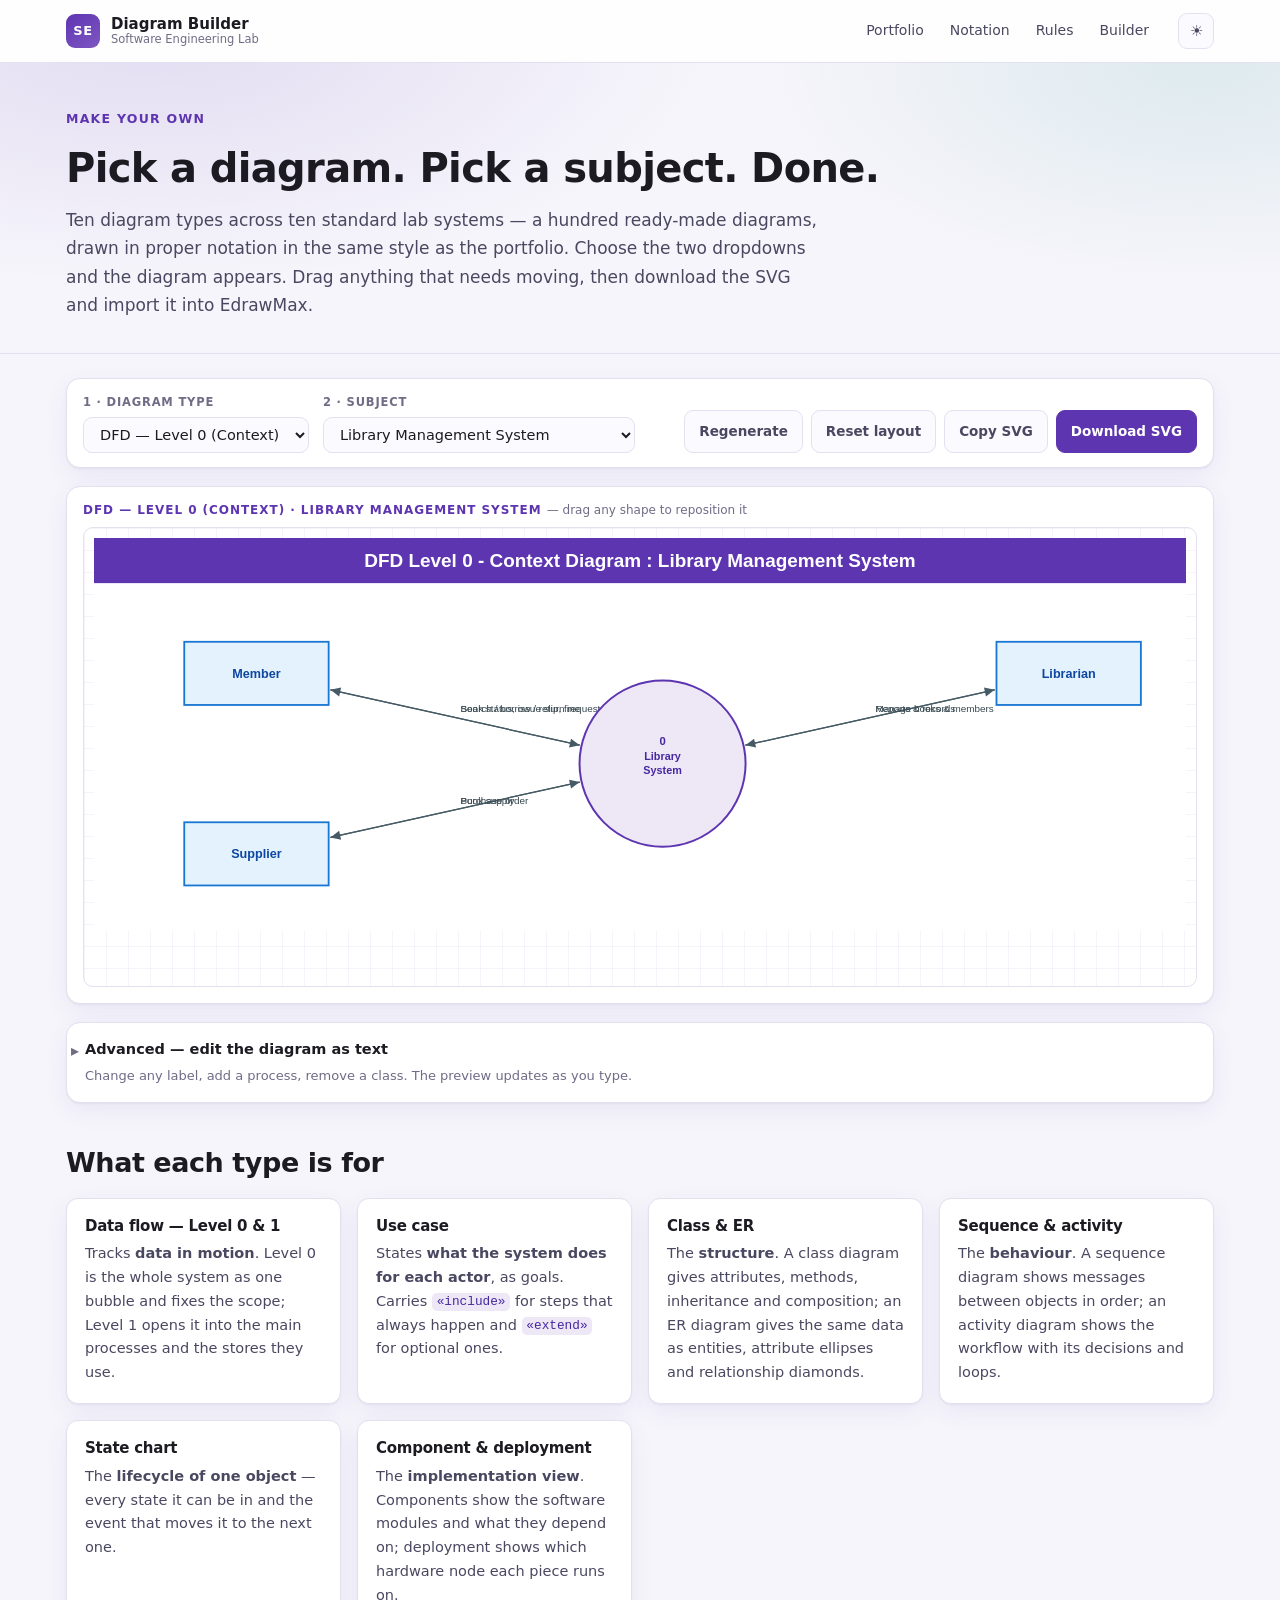
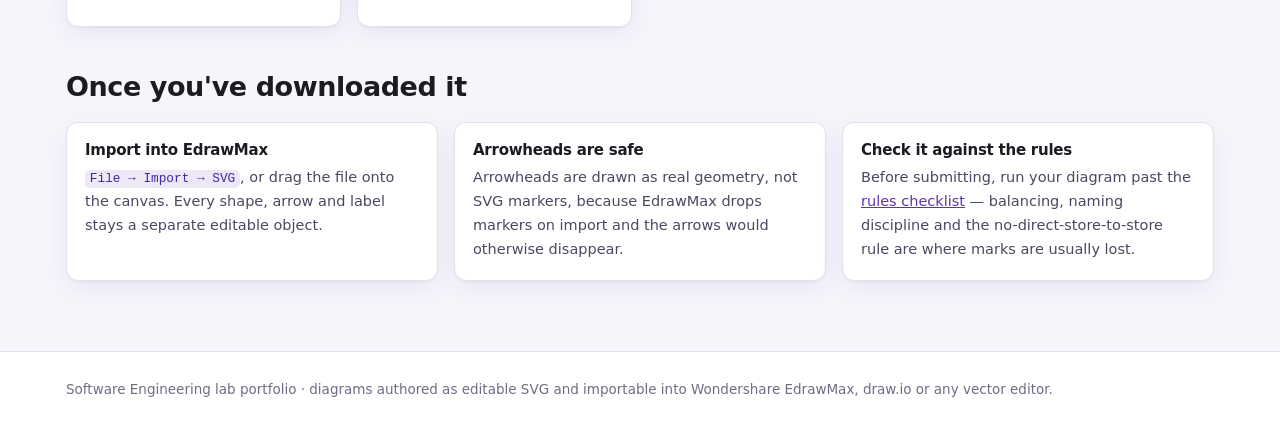
<file: builder.html>
<!doctype html>
<html lang="en">
<head>
<meta charset="utf-8">
<meta name="viewport" content="width=device-width, initial-scale=1">
<title>Diagram Builder</title>
<meta name="description" content="Pick a diagram type and a subject and get a finished DFD, use case, class, sequence, activity, state chart, ER, component or deployment diagram as a downloadable SVG.">
<link rel="icon" href="data:image/svg+xml,&lt;svg xmlns='http://www.w3.org/2000/svg' viewBox='0 0 100 100'&gt;&lt;text y='.9em' font-size='90'&gt;📐&lt;/text&gt;&lt;/svg&gt;">
<link rel="stylesheet" href="assets/style.css?v=2">
<link rel="stylesheet" href="assets/builder.css?v=2">
</head>
<body>

<a class="skip" href="#main">Skip to content</a>

<header class="topbar">
  <div class="wrap bar">
    <div class="brand">
      <span class="mark" aria-hidden="true">SE</span>
      <span class="brand-txt">
        <strong>Diagram Builder</strong>
        <small>Software Engineering Lab</small>
      </span>
    </div>
    <nav class="mainnav">
      <a href="index.html">Portfolio</a>
      <a href="index.html#notation">Notation</a>
      <a href="index.html#rules">Rules</a>
      <a href="builder.html" aria-current="page">Builder</a>
    </nav>
    <button id="theme" class="theme" type="button" aria-label="Toggle colour theme">
      <span class="t-sun" aria-hidden="true">☀</span><span class="t-moon" aria-hidden="true">☾</span>
    </button>
  </div>
</header>

<main id="main">
  <section class="bhero">
    <div class="wrap">
      <p class="eyebrow">Make your own</p>
      <h1>Pick a diagram. Pick a subject. Done.</h1>
      <p class="lede">
        Ten diagram types across ten standard lab systems — a hundred ready-made diagrams,
        drawn in proper notation in the same style as the portfolio. Choose the two dropdowns
        and the diagram appears. Drag anything that needs moving, then download the SVG and
        import it into EdrawMax.
      </p>
    </div>
  </section>

  <div class="wrap">
    <div class="toolbar">
      <label class="field">
        <span>1 · Diagram type</span>
        <select id="dType">
          <option value="dfd0">DFD — Level 0 (Context)</option>
          <option value="dfd">DFD — Level 1</option>
          <option value="usecase">Use Case Diagram</option>
          <option value="class">Class Diagram</option>
          <option value="sequence">Sequence Diagram</option>
          <option value="activity">Activity Diagram</option>
          <option value="state">State Chart Diagram</option>
          <option value="er">ER Diagram</option>
          <option value="component">Component Diagram</option>
          <option value="deployment">Deployment Diagram</option>
        </select>
      </label>
      <label class="field">
        <span>2 · Subject</span>
        <select id="dSubject"></select>
      </label>
      <div class="tbtns">
        <button id="dRegen"    class="btn"        type="button">Regenerate</button>
        <button id="dReset"    class="btn"        type="button">Reset layout</button>
        <button id="dCopy"     class="btn"        type="button">Copy SVG</button>
        <button id="dDownload" class="btn btn-go" type="button">Download SVG</button>
      </div>
    </div>

    <section class="pane pane-view">
      <h2 class="pane-h">
        <span id="dCaption">Preview</span>
        <span class="muted">— drag any shape to reposition it</span>
      </h2>
      <div id="dOut" class="canvas"></div>
      <p id="dErr" class="err" hidden></p>
    </section>

    <details class="adv">
      <summary>
        <span class="adv-t">Advanced — edit the diagram as text</span>
        <span class="adv-s">Change any label, add a process, remove a class. The preview updates as you type.</span>
      </summary>
      <div class="adv-body">
        <div class="adv-edit">
          <textarea id="dSrc" spellcheck="false" aria-label="Diagram description"></textarea>
          <p class="adv-hint">
            <b>Regenerate</b> throws your edits away and rebuilds the diagram from the subject.
            Lines starting with <code>#</code> are ignored.
          </p>
        </div>
        <div class="adv-ref">
          <h3 class="cheat-h">Syntax for this diagram type</h3>
          <table class="cheat"><tbody id="dCheat"></tbody></table>
        </div>
      </div>
    </details>

    <section class="after">
      <h2>What each type is for</h2>
      <div class="after-grid">
        <article>
          <h3>Data flow — Level 0 &amp; 1</h3>
          <p>Tracks <b>data in motion</b>. Level 0 is the whole system as one bubble and fixes
             the scope; Level 1 opens it into the main processes and the stores they use.</p>
        </article>
        <article>
          <h3>Use case</h3>
          <p>States <b>what the system does for each actor</b>, as goals. Carries
             <code>«include»</code> for steps that always happen and <code>«extend»</code> for
             optional ones.</p>
        </article>
        <article>
          <h3>Class &amp; ER</h3>
          <p>The <b>structure</b>. A class diagram gives attributes, methods, inheritance and
             composition; an ER diagram gives the same data as entities, attribute ellipses and
             relationship diamonds.</p>
        </article>
        <article>
          <h3>Sequence &amp; activity</h3>
          <p>The <b>behaviour</b>. A sequence diagram shows messages between objects in order;
             an activity diagram shows the workflow with its decisions and loops.</p>
        </article>
        <article>
          <h3>State chart</h3>
          <p>The <b>lifecycle of one object</b> — every state it can be in and the event that
             moves it to the next one.</p>
        </article>
        <article>
          <h3>Component &amp; deployment</h3>
          <p>The <b>implementation view</b>. Components show the software modules and what they
             depend on; deployment shows which hardware node each piece runs on.</p>
        </article>
      </div>
    </section>

    <section class="after">
      <h2>Once you've downloaded it</h2>
      <div class="after-grid">
        <article>
          <h3>Import into EdrawMax</h3>
          <p><code>File → Import → SVG</code>, or drag the file onto the canvas. Every shape,
             arrow and label stays a separate editable object.</p>
        </article>
        <article>
          <h3>Arrowheads are safe</h3>
          <p>Arrowheads are drawn as real geometry, not SVG markers, because EdrawMax drops
             markers on import and the arrows would otherwise disappear.</p>
        </article>
        <article>
          <h3>Check it against the rules</h3>
          <p>Before submitting, run your diagram past the
             <a href="index.html#rules">rules checklist</a> — balancing, naming discipline and
             the no-direct-store-to-store rule are where marks are usually lost.</p>
        </article>
      </div>
    </section>
  </div>
</main>

<footer class="foot">
  <div class="wrap">
    <p>Software Engineering lab portfolio · diagrams authored as editable SVG and importable
       into Wondershare EdrawMax, draw.io or any vector editor.</p>
  </div>
</footer>

<script src="assets/app.js?v=2"></script>
<script src="assets/subjects.js?v=2"></script>
<script src="assets/builder.js?v=2"></script>
</body>
</html>
</file>
<file: assets/style.css>
/* ==========================================================================
   SE Diagram Portfolio — stylesheet
   ========================================================================== */

:root {
  --brand:        #5E35B1;
  --brand-700:    #4527A0;
  --brand-200:    #D1C4E9;
  --brand-050:    #EDE7F6;
  --amber:        #F9A825;
  --blue:         #1976D2;
  --teal:         #00897B;

  --bg:           #F6F5FB;
  --surface:      #FFFFFF;
  --surface-2:    #FBFAFF;
  --paper:        #FFFFFF;   /* diagram backdrop — always light */
  --ink:          #1C1B22;
  --ink-2:        #4A4860;
  --ink-3:        #6F6C86;
  --rule:         #E3E0F0;
  --rule-2:       #EFEDF7;
  --shadow:       0 1px 2px rgba(28,27,34,.05), 0 8px 24px rgba(69,39,160,.07);
  --shadow-lg:    0 24px 60px rgba(28,27,34,.28);
  --radius:       14px;
  --maxw:         1180px;
}

@media (prefers-color-scheme: dark) {
  :root:not([data-theme="light"]) {
    --bg:        #121018;
    --surface:   #1B1925;
    --surface-2: #211E2D;
    --ink:       #F2F0F8;
    --ink-2:     #C3BFD4;
    --ink-3:     #938FA8;
    --rule:      #332E44;
    --rule-2:    #2A2638;
    --brand-050: #2A2240;
    --brand-200: #4C3E7A;
    --shadow:    0 1px 2px rgba(0,0,0,.4), 0 8px 24px rgba(0,0,0,.35);
  }
}
:root[data-theme="dark"] {
  --bg:        #121018;
  --surface:   #1B1925;
  --surface-2: #211E2D;
  --ink:       #F2F0F8;
  --ink-2:     #C3BFD4;
  --ink-3:     #938FA8;
  --rule:      #332E44;
  --rule-2:    #2A2638;
  --brand-050: #2A2240;
  --brand-200: #4C3E7A;
  --shadow:    0 1px 2px rgba(0,0,0,.4), 0 8px 24px rgba(0,0,0,.35);
}

* { box-sizing: border-box; }

html { scroll-behavior: smooth; scroll-padding-top: 86px; }

body {
  margin: 0;
  background: var(--bg);
  color: var(--ink);
  font: 16px/1.65 ui-sans-serif, system-ui, -apple-system, "Segoe UI", Roboto,
        "Helvetica Neue", Arial, sans-serif;
  -webkit-font-smoothing: antialiased;
}

.wrap { max-width: var(--maxw); margin-inline: auto; padding-inline: 16px; }

h1, h2, h3, h4 { line-height: 1.22; margin: 0; letter-spacing: -.016em; }

a { color: var(--brand); }

code {
  font-family: ui-monospace, SFMono-Regular, Menlo, Consolas, monospace;
  font-size: .88em;
  background: var(--brand-050);
  color: var(--brand-700);
  padding: .1em .38em;
  border-radius: 5px;
}
:root[data-theme="dark"] code,
@media (prefers-color-scheme: dark) { :root:not([data-theme="light"]) code { color: #CBB8FF; } }

.skip {
  position: absolute; left: -9999px; top: 0; z-index: 100;
  background: var(--brand); color: #fff; padding: 10px 16px; border-radius: 0 0 8px 0;
}
.skip:focus { left: 0; }

/* ---------- top bar ---------------------------------------------------- */
.topbar {
  position: sticky; top: 0; z-index: 40;
  background: color-mix(in srgb, var(--surface) 88%, transparent);
  backdrop-filter: saturate(1.6) blur(12px);
  border-bottom: 1px solid var(--rule);
}
.bar { display: flex; align-items: center; gap: 18px; min-height: 62px; }

.brand { display: flex; align-items: center; gap: 11px; margin-right: auto; }
.mark {
  width: 34px; height: 34px; flex: none;
  display: grid; place-items: center;
  border-radius: 9px;
  background: linear-gradient(145deg, var(--brand) 0%, #7E57C2 100%);
  color: #fff; font-weight: 800; font-size: 13px; letter-spacing: .04em;
}
.brand-txt { display: flex; flex-direction: column; line-height: 1.15; }
.brand-txt strong { font-size: 15px; }
.brand-txt small { font-size: 11.5px; color: var(--ink-3); }

.mainnav { display: flex; gap: 4px; flex-wrap: wrap; }
.mainnav a {
  color: var(--ink-2); text-decoration: none; font-size: 14px; font-weight: 500;
  padding: 7px 11px; border-radius: 8px;
}
.mainnav a:hover { background: var(--brand-050); color: var(--brand-700); }

.theme {
  width: 36px; height: 36px; flex: none; cursor: pointer;
  border: 1px solid var(--rule); border-radius: 9px;
  background: var(--surface-2); color: var(--ink-2); font-size: 15px;
  display: grid; place-items: center;
}
.theme:hover { border-color: var(--brand-200); color: var(--brand); }
.t-moon { display: none; }
:root[data-theme="dark"] .t-sun { display: none; }
:root[data-theme="dark"] .t-moon { display: inline; }
@media (prefers-color-scheme: dark) {
  :root:not([data-theme="light"]) .t-sun  { display: none; }
  :root:not([data-theme="light"]) .t-moon { display: inline; }
}

/* ---------- hero ------------------------------------------------------- */
.hero {
  padding: 68px 0 54px;
  background:
    radial-gradient(900px 420px at 15% -10%, color-mix(in srgb, var(--brand) 13%, transparent), transparent 70%),
    radial-gradient(700px 360px at 92% 0%, color-mix(in srgb, var(--teal) 10%, transparent), transparent 70%);
  border-bottom: 1px solid var(--rule);
}
.eyebrow {
  margin: 0 0 14px; font-size: 12.5px; font-weight: 700; letter-spacing: .1em;
  text-transform: uppercase; color: var(--brand);
}
.hero h1 { font-size: clamp(30px, 5.2vw, 50px); font-weight: 800; }
.lede {
  max-width: 68ch; margin: 18px 0 0; font-size: 17px; color: var(--ink-2);
}

.stats { display: flex; flex-wrap: wrap; gap: 10px; margin: 30px 0 0; }
.stats div {
  background: var(--surface); border: 1px solid var(--rule); border-radius: 11px;
  padding: 12px 18px; min-width: 104px; box-shadow: var(--shadow);
}
.stats strong { display: block; font-size: 22px; font-weight: 800; color: var(--brand-700); }
.stats span { font-size: 12.5px; color: var(--ink-3); }

.hero-note {
  margin: 34px 0 0; max-width: 78ch;
  background: var(--surface); border: 1px solid var(--rule);
  border-left: 3px solid var(--brand);
  border-radius: 12px; padding: 18px 20px; box-shadow: var(--shadow);
}
.hero-note h4 { font-size: 14px; color: var(--brand-700); margin-bottom: 7px; }
.hero-note p { margin: 0; color: var(--ink-2); font-size: 15px; }

/* ---------- system sections ------------------------------------------- */
.system { padding: 62px 0 10px; }
.sys-head { max-width: 76ch; }
.sys-head h2 { font-size: clamp(23px, 3.3vw, 31px); font-weight: 800; }
.sys-head > p { color: var(--ink-2); margin: 12px 0 0; }

.chips { display: flex; flex-wrap: wrap; gap: 7px; margin: 20px 0 0; }
.chip {
  font-size: 12.5px; font-weight: 600; text-decoration: none;
  color: var(--brand-700); background: var(--brand-050);
  border: 1px solid var(--brand-200); border-radius: 999px; padding: 5px 12px;
}
.chip:hover { background: var(--brand); color: #fff; border-color: var(--brand); }

.cards { display: grid; gap: 26px; margin-top: 28px; }

.card {
  background: var(--surface); border: 1px solid var(--rule);
  border-radius: var(--radius); box-shadow: var(--shadow); overflow: hidden;
  scroll-margin-top: 86px;
}
.card-head {
  display: flex; align-items: flex-start; gap: 14px;
  padding: 18px 20px; border-bottom: 1px solid var(--rule-2);
}
.card-titles { margin-right: auto; }
.card-head h3 { font-size: 18px; font-weight: 750; }
.card-sub { margin: 3px 0 0; font-size: 12.5px; color: var(--ink-3); }

.tag {
  flex: none; font-size: 11.5px; font-weight: 700; letter-spacing: .04em;
  text-transform: uppercase; padding: 5px 10px; border-radius: 7px;
  background: var(--brand-050); color: var(--brand-700);
  border: 1px solid var(--brand-200);
}
.tag-use      { background: #E0F2F1; color: #00695C; border-color: #80CBC4; }
.tag-class    { background: #FFF8E1; color: #E65100; border-color: #FFCC80; }
.tag-sequence { background: #E3F2FD; color: #0D47A1; border-color: #90CAF9; }
:root[data-theme="dark"] .tag-use      { background: #0E302C; color: #7FD9CC; border-color: #1F5A52; }
:root[data-theme="dark"] .tag-class    { background: #3A2A0B; color: #FFCE7A; border-color: #6B4F14; }
:root[data-theme="dark"] .tag-sequence { background: #11263F; color: #93C5FD; border-color: #1E4A7A; }

/* diagram viewer — always on light paper so the SVGs stay legible */
.viewer { margin: 0; background: var(--surface-2); border-bottom: 1px solid var(--rule-2); }
.viewer img {
  display: block; width: 100%; height: auto; cursor: zoom-in;
  background: var(--paper);
  border-bottom: 1px solid var(--rule-2);
}
.viewer figcaption {
  display: flex; align-items: center; justify-content: space-between; gap: 12px;
  padding: 9px 20px; font-size: 12.5px; color: var(--ink-3);
}
.dl { font-weight: 600; text-decoration: none; }
.dl:hover { text-decoration: underline; }

.card-body {
  display: grid; grid-template-columns: 1fr 1fr; gap: 22px; padding: 20px;
}
.blk.wide { grid-column: 1 / -1; }
.blk h4 {
  font-size: 11.5px; font-weight: 700; letter-spacing: .08em; text-transform: uppercase;
  color: var(--brand); margin-bottom: 9px;
}
.blk p { margin: 0; color: var(--ink-2); font-size: 15px; }

.syms { list-style: none; margin: 0; padding: 0; display: flex; flex-wrap: wrap; gap: 6px; }
.syms li {
  font-size: 12.5px; color: var(--ink-2);
  background: var(--surface-2); border: 1px solid var(--rule);
  border-radius: 7px; padding: 4px 10px;
}
.pts { margin: 0; padding-left: 20px; color: var(--ink-2); }
.pts li { margin-bottom: 7px; font-size: 15px; }
.pts li:last-child { margin-bottom: 0; }

/* ---------- notation --------------------------------------------------- */
.sec-head { max-width: 74ch; margin-bottom: 26px; }
.sec-head h2 { font-size: clamp(23px, 3.3vw, 31px); font-weight: 800; }
.sec-head p { color: var(--ink-2); margin: 11px 0 0; }

.notation, .rules { padding: 62px 0 10px; border-top: 1px solid var(--rule); margin-top: 56px; }
.notes { display: grid; gap: 20px; }

.note {
  background: var(--surface); border: 1px solid var(--rule);
  border-radius: var(--radius); padding: 20px; box-shadow: var(--shadow);
}
.note h3 { font-size: 17px; font-weight: 750; color: var(--brand-700); }
.note-intro { color: var(--ink-2); margin: 9px 0 16px; font-size: 15px; max-width: 80ch; }

.tablewrap { overflow-x: auto; max-width: 100%; }
table { width: 100%; border-collapse: collapse; font-size: 14px; min-width: 560px; }
thead th {
  text-align: left; font-size: 11.5px; letter-spacing: .07em; text-transform: uppercase;
  color: var(--ink-3); font-weight: 700;
  padding: 0 12px 9px; border-bottom: 2px solid var(--rule);
}
tbody th, tbody td {
  text-align: left; padding: 11px 12px; border-bottom: 1px solid var(--rule-2);
  vertical-align: top; color: var(--ink-2); font-weight: 400;
}
tbody th { font-weight: 650; color: var(--ink); white-space: nowrap; }
tbody tr:last-child th, tbody tr:last-child td { border-bottom: 0; }

/* ---------- rules ------------------------------------------------------ */
.rulelist {
  list-style: none; counter-reset: r; margin: 0; padding: 0;
  display: grid; grid-template-columns: repeat(auto-fit, minmax(300px, 1fr)); gap: 16px;
}
.rulelist li {
  counter-increment: r; position: relative;
  background: var(--surface); border: 1px solid var(--rule);
  border-radius: 12px; padding: 18px 18px 18px 56px; box-shadow: var(--shadow);
}
.rulelist li::before {
  content: counter(r);
  position: absolute; left: 18px; top: 18px;
  width: 26px; height: 26px; border-radius: 7px;
  display: grid; place-items: center;
  background: var(--brand-050); color: var(--brand-700);
  font-size: 12.5px; font-weight: 800;
}
.rulelist h4 { font-size: 15px; font-weight: 700; margin-bottom: 6px; }
.rulelist p { margin: 0; color: var(--ink-2); font-size: 14.5px; }

/* ---------- footer ----------------------------------------------------- */
.foot {
  margin-top: 70px; padding: 26px 0; border-top: 1px solid var(--rule);
  background: var(--surface);
}
.foot p { margin: 0; font-size: 13.5px; color: var(--ink-3); }

/* ---------- lightbox --------------------------------------------------- */
.lightbox {
  position: fixed; inset: 0; z-index: 90;
  background: rgba(14, 12, 20, .9);
  display: grid; place-items: center; padding: 28px 16px;
  overflow: auto;
}
.lightbox[hidden] { display: none; }
.lb-inner { margin: auto; max-width: 1500px; width: 100%; }
.lb-inner img {
  display: block; width: 100%; height: auto;
  background: #fff; border-radius: 10px; box-shadow: var(--shadow-lg);
}
.lb-inner figcaption {
  color: #E8E5F2; font-size: 13.5px; text-align: center; padding-top: 12px;
}
.lb-close {
  position: fixed; top: 14px; right: 16px; z-index: 91;
  width: 40px; height: 40px; border-radius: 10px; cursor: pointer;
  border: 1px solid rgba(255,255,255,.26);
  background: rgba(255,255,255,.1); color: #fff; font-size: 24px; line-height: 1;
}
.lb-close:hover { background: rgba(255,255,255,.2); }
body.lb-open { overflow: hidden; }

/* grid children must be allowed to shrink below their content width,
   otherwise the wide notation tables push the whole page sideways */
.cards > .card,
.card-body > .blk,
.notes > .note,
.rulelist > li { min-width: 0; }
.syms li, .pts li, .blk p { overflow-wrap: anywhere; }

/* ---------- responsive ------------------------------------------------- */
@media (max-width: 860px) {
  .card-body { grid-template-columns: 1fr; gap: 18px; }
  .mainnav { display: none; }
  .hero { padding: 48px 0 40px; }
  .system, .notation, .rules { padding-top: 46px; }
}
@media (min-width: 1040px) {
  .notes { grid-template-columns: 1fr 1fr; }
}

/* ---------- builder call-to-action on the home page -------------------- */
.nav-cta {
  background: var(--brand) !important; color: #fff !important; font-weight: 600 !important;
}
.nav-cta:hover { background: var(--brand-700) !important; color: #fff !important; }

.maker { padding: 62px 0 10px; border-top: 1px solid var(--rule); margin-top: 56px; }
.maker-card {
  display: grid; grid-template-columns: minmax(0, 1.15fr) minmax(0, 1fr); gap: 28px;
  align-items: center;
  background: var(--surface); border: 1px solid var(--rule);
  border-radius: var(--radius); box-shadow: var(--shadow); padding: 28px;
}
.maker-txt h2 { font-size: clamp(22px, 3.1vw, 29px); font-weight: 800; margin-bottom: 12px; }
.maker-txt > p { color: var(--ink-2); margin: 0 0 16px; }
.maker-list { margin: 0 0 20px; padding-left: 20px; }
.maker-list li { color: var(--ink-2); font-size: 14.5px; margin-bottom: 6px; }
.maker-go {
  display: inline-block; text-decoration: none; font-weight: 650; font-size: 14.5px;
  background: var(--brand); color: #fff; border-radius: 10px; padding: 11px 18px;
}
.maker-go:hover { background: var(--brand-700); }
.maker-code {
  margin: 0; padding: 18px; border-radius: 12px; overflow-x: auto; min-width: 0;
  background: #1C1930; border: 1px solid #332E52;
}
.maker-code code {
  background: none; padding: 0; color: #D7CEF5; font-size: 12.8px; line-height: 1.75;
  white-space: pre;
}
@media (max-width: 860px) {
  .maker-card { grid-template-columns: 1fr; padding: 20px; }
}
</file>
<file: assets/builder.css>
/* ==========================================================================
   Diagram Builder — page-specific styles (loads after style.css)
   ========================================================================== */

.bhero {
  padding: 46px 0 34px;
  background:
    radial-gradient(800px 360px at 12% -10%, color-mix(in srgb, var(--brand) 13%, transparent), transparent 70%),
    radial-gradient(640px 320px at 94% 0%, color-mix(in srgb, var(--teal) 10%, transparent), transparent 70%);
  border-bottom: 1px solid var(--rule);
  margin-bottom: 24px;
}
.bhero h1 { font-size: clamp(26px, 4.2vw, 40px); font-weight: 800; }
.bhero .lede { max-width: 70ch; margin-top: 14px; }

/* ---------- toolbar ---------------------------------------------------- */
.toolbar {
  display: flex; flex-wrap: wrap; align-items: flex-end; gap: 14px;
  padding: 14px 16px; margin-bottom: 18px;
  background: var(--surface); border: 1px solid var(--rule);
  border-radius: var(--radius); box-shadow: var(--shadow);
}
.field { display: flex; flex-direction: column; gap: 5px; }
.field span {
  font-size: 11.5px; font-weight: 700; letter-spacing: .07em;
  text-transform: uppercase; color: var(--ink-3);
}
.field select {
  font: inherit; font-size: 14.5px; color: var(--ink);
  background: var(--surface-2); border: 1px solid var(--rule);
  border-radius: 9px; padding: 8px 12px; min-width: 210px;
}
.tbtns { display: flex; flex-wrap: wrap; gap: 8px; margin-left: auto; }
.btn {
  font: inherit; font-size: 13.5px; font-weight: 600; cursor: pointer;
  color: var(--ink-2); background: var(--surface-2);
  border: 1px solid var(--rule); border-radius: 9px; padding: 9px 14px;
}
.btn:hover { border-color: var(--brand-200); color: var(--brand-700); }
.btn-go {
  background: var(--brand); border-color: var(--brand); color: #fff;
}
.btn-go:hover { background: var(--brand-700); border-color: var(--brand-700); color: #fff; }

/* ---------- studio layout ---------------------------------------------- */
.pane {
  background: var(--surface); border: 1px solid var(--rule);
  border-radius: var(--radius); box-shadow: var(--shadow); padding: 16px; min-width: 0;
}
.pane-h {
  font-size: 12px; font-weight: 700; letter-spacing: .08em; text-transform: uppercase;
  color: var(--brand); margin-bottom: 10px;
}
.pane-h .muted { color: var(--ink-3); font-weight: 500; letter-spacing: 0; text-transform: none; }

#dSrc {
  width: 100%; min-height: 330px; resize: vertical;
  font-family: ui-monospace, SFMono-Regular, Menlo, Consolas, monospace;
  font-size: 13px; line-height: 1.7; color: var(--ink);
  background: var(--surface-2); border: 1px solid var(--rule);
  border-radius: 10px; padding: 12px 13px; tab-size: 2;
}
#dSrc:focus { outline: 2px solid var(--brand-200); outline-offset: 1px; border-color: var(--brand); }

.err {
  margin: 10px 0 0; padding: 9px 12px; border-radius: 9px; font-size: 13px;
  background: #FFF4E5; color: #8A4B00; border: 1px solid #FFD9A8;
}
:root[data-theme="dark"] .err { background: #3A2A0B; color: #FFCE7A; border-color: #6B4F14; }

.cheat-h, .tips h4 {
  font-size: 11.5px; font-weight: 700; letter-spacing: .07em; text-transform: uppercase;
  color: var(--ink-3); margin: 20px 0 8px;
}
table.cheat { width: 100%; border-collapse: collapse; font-size: 13px; min-width: 0; }
table.cheat td {
  padding: 6px 8px; border-bottom: 1px solid var(--rule-2);
  vertical-align: top; color: var(--ink-2);
}
table.cheat td:first-child { width: 54%; }
table.cheat code { font-size: 11.8px; white-space: normal; overflow-wrap: anywhere; }

.tips ul { margin: 0; padding-left: 18px; }
.tips li { font-size: 13.5px; color: var(--ink-2); margin-bottom: 6px; }

/* ---------- canvas ------------------------------------------------------ */
.canvas {
  background: #FFFFFF;             /* diagrams are drawn for a light backdrop */
  border: 1px solid var(--rule); border-radius: 10px;
  padding: 10px; overflow: auto; min-height: 460px;
  background-image:
    linear-gradient(rgba(94,53,177,.055) 1px, transparent 1px),
    linear-gradient(90deg, rgba(94,53,177,.055) 1px, transparent 1px);
  background-size: 22px 22px;
}
.canvas svg { display: block; width: auto; height: auto; max-width: 100%; margin-inline: auto; }
.canvas .dnode { cursor: grab; }
.canvas .dnode:hover { filter: drop-shadow(0 2px 5px rgba(94,53,177,.35)); }

/* ---------- after section ---------------------------------------------- */
.after { margin: 44px 0 10px; }
.after h2 { font-size: clamp(21px, 3vw, 27px); font-weight: 800; margin-bottom: 18px; }
.after-grid {
  display: grid; grid-template-columns: repeat(auto-fit, minmax(270px, 1fr)); gap: 16px;
}
.after-grid article {
  background: var(--surface); border: 1px solid var(--rule);
  border-radius: 12px; padding: 18px; box-shadow: var(--shadow); min-width: 0;
}
.after-grid h3 { font-size: 15px; font-weight: 700; margin-bottom: 7px; }
.after-grid p { margin: 0; font-size: 14.5px; color: var(--ink-2); }

/* ---------- responsive --------------------------------------------------- */
@media (max-width: 940px) {
  .adv-body { grid-template-columns: 1fr; }
  .tbtns { margin-left: 0; width: 100%; }
  .field select { min-width: 0; width: 100%; }
  .field { width: 100%; }
}

/* ---------- advanced (collapsible) editor ------------------------------ */
.adv {
  margin-top: 18px; background: var(--surface); border: 1px solid var(--rule);
  border-radius: var(--radius); box-shadow: var(--shadow); overflow: hidden;
}
.adv > summary {
  cursor: pointer; padding: 15px 18px; list-style: none;
  display: flex; flex-direction: column; gap: 3px;
}
.adv > summary::-webkit-details-marker { display: none; }
.adv > summary::before {
  content: '▸'; position: absolute; margin-left: -14px; color: var(--ink-3);
}
.adv[open] > summary::before { content: '▾'; }
.adv > summary:hover .adv-t { color: var(--brand-700); }
.adv-t { font-size: 14.5px; font-weight: 650; color: var(--ink); }
.adv-s { font-size: 13px; color: var(--ink-3); }
.adv-body {
  display: grid; grid-template-columns: minmax(0, 1fr) minmax(0, 1fr); gap: 20px;
  padding: 4px 18px 20px; border-top: 1px solid var(--rule-2);
}
.adv-edit, .adv-ref { min-width: 0; padding-top: 14px; }
.adv-hint { font-size: 12.5px; color: var(--ink-3); margin: 9px 0 0; }
.pane-view { margin-top: 0; }
.pane-h #dCaption { color: var(--brand); }
</file>
